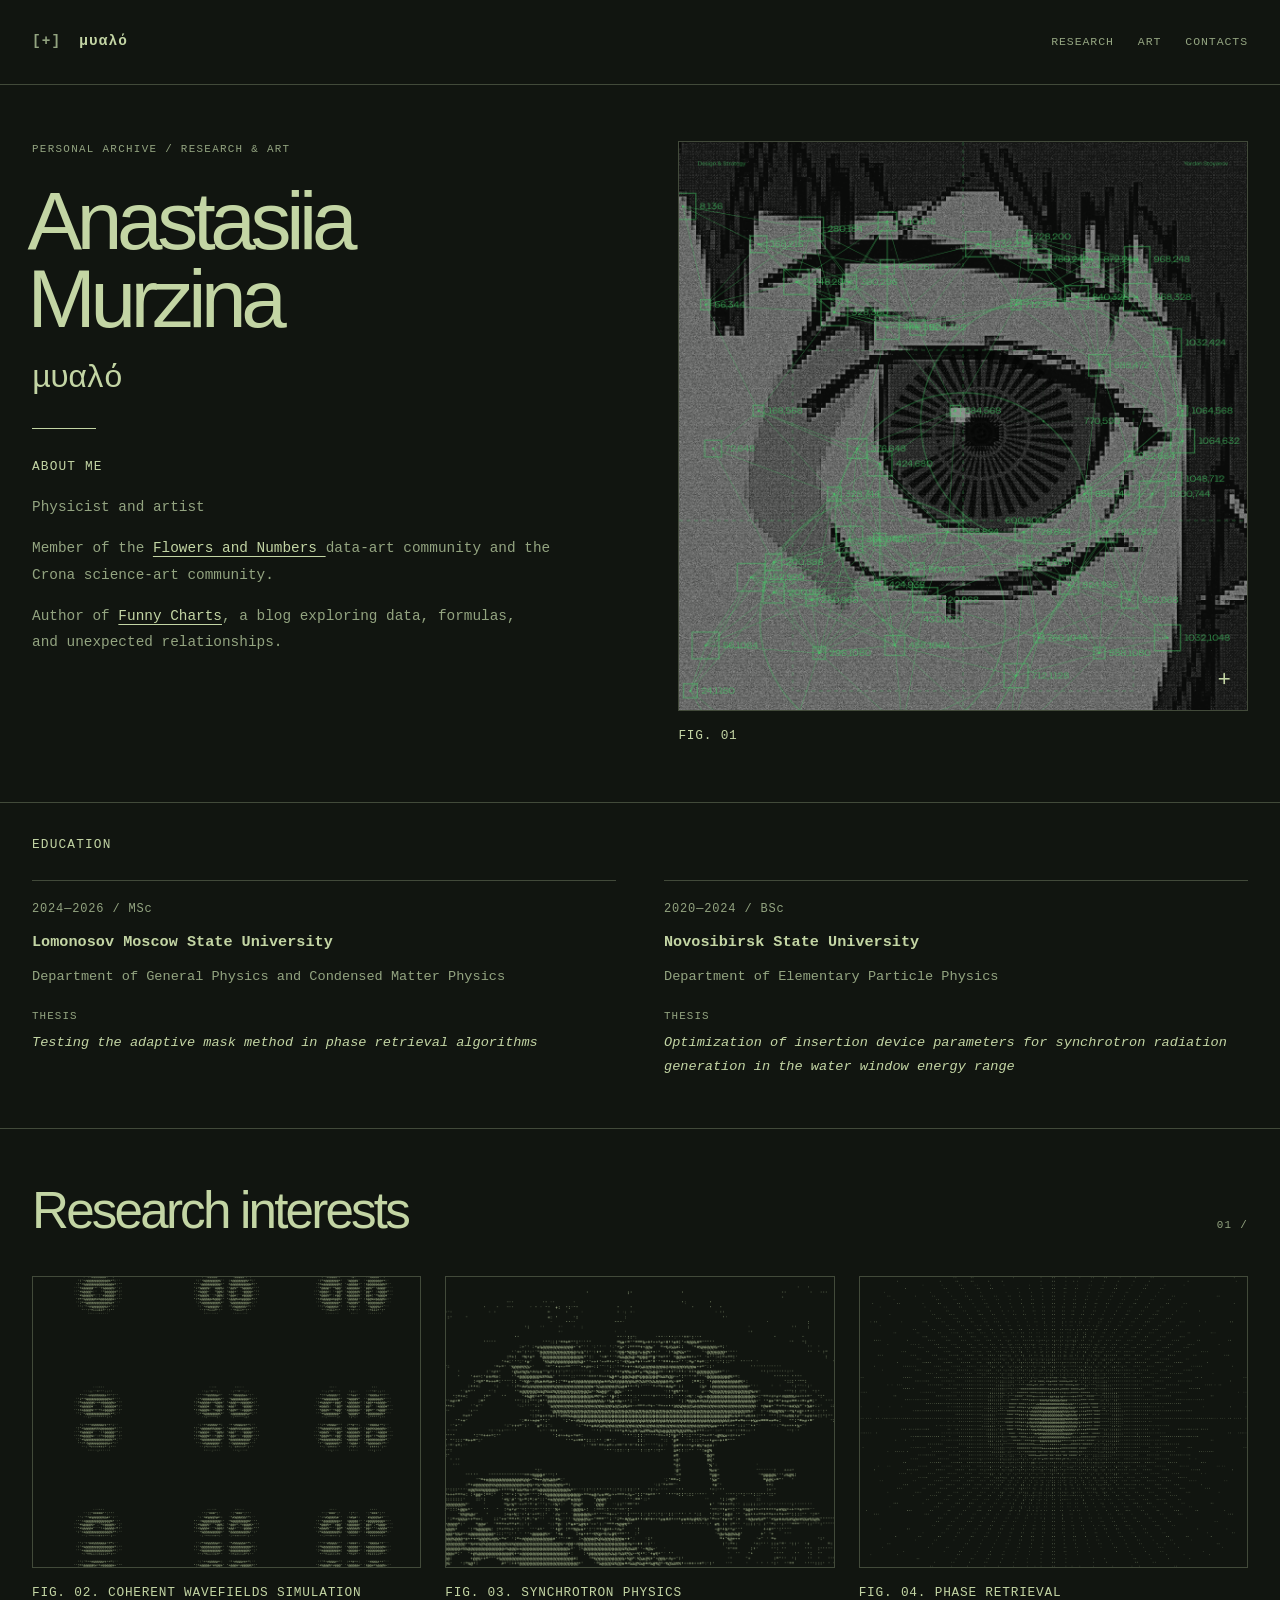
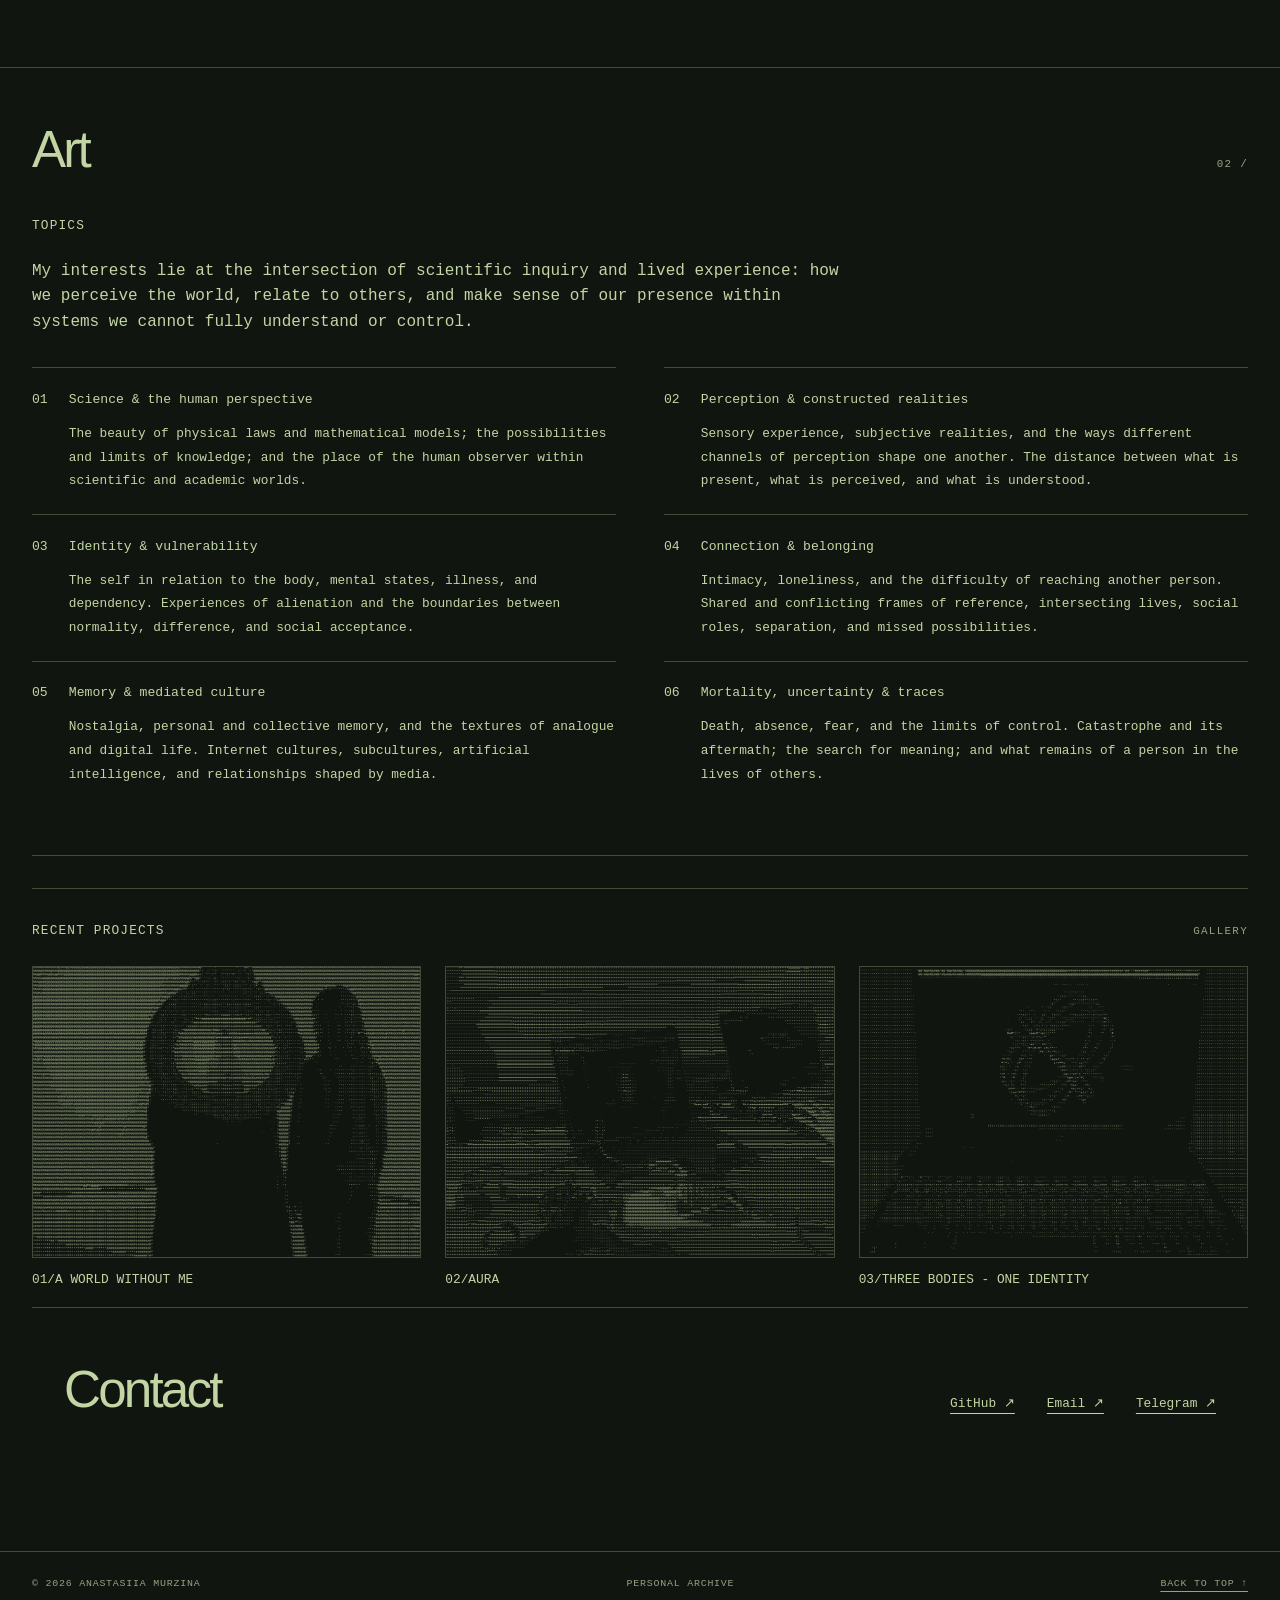
<file: index.html>
<!doctype html>
<html lang="en">
<head>
  <meta charset="utf-8">
  <meta name="viewport" content="width=device-width, initial-scale=1">

  <meta
    name="description"
    content="Olittle — personal archive of research and art projects"
  >

  <meta name="theme-color" content="#111510">

  <title>Anastasiia Murzina / μυαλό / Personal archive</title>

  <style>
    :root {
      color-scheme: dark;

      --bg: #111510;
      --panel: #161c14;
      --fg: #c3d5a4;
      --muted: #93a480;
      --line: rgba(195, 213, 164, 0.28);
      --faint: rgba(195, 213, 164, 0.07);

      --width: 1240px;

      --mono: "Courier New", Courier, monospace;
      --sans: Arial, Helvetica, sans-serif;
    }

    * {
      box-sizing: border-box;
    }

    html {
      scroll-behavior: smooth;
      scroll-padding-top: 2rem;
    }

    body {
      margin: 0;
      background: var(--bg);
      color: var(--fg);
      font-family: var(--mono);
      line-height: 1.6;
      -webkit-font-smoothing: antialiased;
    }

    ::selection {
      background: var(--fg);
      color: var(--bg);
    }

    a {
      color: inherit;
    }

    a:focus-visible {
      outline: 2px solid var(--fg);
      outline-offset: 6px;
    }

    button,
    a {
      -webkit-tap-highlight-color: transparent;
    }

    img {
      display: block;
      max-width: 100%;
    }

    h1,
    h2,
    h3,
    p,
    figure {
      margin: 0;
    }

    .container {
      width: min(calc(100% - 4rem), var(--width));
      margin-inline: auto;
    }

    .skip-link {
      position: absolute;
      top: -6rem;
      left: 1rem;
      z-index: 20;
      padding: 0.75rem 1rem;
      background: var(--fg);
      color: var(--bg);
    }

    .skip-link:focus {
      top: 1rem;
    }

    /* Navigation */

    .site-header {
      border-bottom: 1px solid var(--line);
    }

    .header-inner {
      display: flex;
      align-items: center;
      justify-content: space-between;
      gap: 2rem;
      min-height: 84px;
    }

    .brand {
      font-size: 0.9rem;
      font-weight: 700;
      letter-spacing: 0.08em;
      text-decoration: none;
      white-space: nowrap;
    }

    .brand-mark {
      margin-right: 0.5rem;
      color: var(--muted);
    }

    .navigation {
      display: flex;
      flex-wrap: wrap;
      gap: 0.6rem 1.5rem;
    }

    .navigation a {
      padding-block: 0.35rem;
      color: var(--muted);
      font-size: 0.72rem;
      text-decoration: none;
      text-transform: uppercase;
      letter-spacing: 0.08em;
    }

    .navigation a:hover,
    .navigation a:focus-visible {
      color: var(--fg);
      text-decoration: underline;
      text-underline-offset: 0.35rem;
    }

    /* Shared typography */

    .eyebrow,
    .section-number,
    .figure-caption,
    .micro-label {
      font-size: 0.68rem;
      font-weight: 400;
      letter-spacing: 0.12em;
      text-transform: uppercase;
    }

    .eyebrow,
    .micro-label {
      color: var(--muted);
    }

    .section-heading {
      font-family: var(--sans);
      font-size: clamp(2rem, 4vw, 3.8rem);
      font-weight: 400;
      line-height: 1;
      letter-spacing: -0.055em;
    }

    .subheading {
      font-size: 0.8rem;
      font-weight: 400;
      letter-spacing: 0.09em;
      text-transform: uppercase;
    }

    .body-copy {
      max-width: 62ch;
      color: var(--muted);
      font-size: 0.9rem;
    }

    /* First screen */

    .hero {
      display: grid;
      grid-template-columns: minmax(0, 1fr) minmax(0, 1fr);
      gap: clamp(2rem, 6vw, 6rem);
      padding-block: 5rem 4rem;
    }

    .hero-title {
      margin-top: 1.8rem;
      margin-left: -0.055em;
      font-family: var(--sans);
      font-size: clamp(4.4rem, 9vw, 8.6rem);
      font-weight: 400;
      line-height: 0.85;
      letter-spacing: -0.075em;
    }

    .hero-rule {
      width: 4rem;
      height: 1px;
      margin-block: 2.3rem;
      background: var(--fg);
    }

    .info-block + .info-block {
      margin-top: 2.5rem;
    }

    .info-block .subheading {
      margin-bottom: 0.8rem;
    }

    .empty-copy {
      min-height: 4rem;
      border-bottom: 1px solid var(--line);
    }

    .hero-figure {
      min-width: 0;
      align-self: start;
    }

    .signal-window {
      position: relative;
      display: grid;
      place-items: center;
      min-height: 390px;
      aspect-ratio: 1 / 1;
      overflow: hidden;
      isolation: isolate;
      border: 1px solid var(--line);
      background: var(--bg);
    }

    .signal-window::before {
      position: absolute;
      inset: 0;
      z-index: -1;
      background-image:
        linear-gradient(var(--faint) 1px, transparent 1px),
        linear-gradient(90deg, var(--faint) 1px, transparent 1px);
      background-size: 32px 32px;
      content: "";
    }

    .signal-window::after {
      position: absolute;
      inset: 0;
      transform: translateY(-100%);
      border-bottom: 1px solid var(--line);
      background: linear-gradient(
        transparent 85%,
        rgba(195, 213, 164, 0.05)
      );
      pointer-events: none;
      animation: scan 14s linear infinite;
      content: "";
    }

    .signal-label {
      position: absolute;
      top: 1rem;
      left: 1rem;
      z-index: 2;
      font-size: 0.62rem;
      letter-spacing: 0.12em;
      color: var(--muted);
    }

    .signal-cross {
      position: absolute;
      right: 1rem;
      bottom: 0.7rem;
      font-size: 1.4rem;
      font-weight: 400;
    }

    .ascii-object {
      margin: 0;
      color: var(--fg);
      font-family: var(--mono);
      font-size: clamp(0.43rem, 0.85vw, 0.76rem);
      line-height: 1.15;
      letter-spacing: 0;
      white-space: pre;
      user-select: none;
      animation: float 12s ease-in-out infinite;
    }

    .figure-caption {
      display: flex;
      justify-content: space-between;
      gap: 1rem;
      margin-top: 0.75rem;
    }

    .caption-detail {
      color: var(--muted);
      text-align: right;
    }

    /* Main sections */

    .section {
      padding-block: 3.5rem 4rem;
      border-top: 1px solid var(--line);
    }

    .section-header {
      display: flex;
      align-items: baseline;
      justify-content: space-between;
      gap: 1.5rem;
      margin-bottom: 2.5rem;
    }

    .section-number {
      color: var(--muted);
      white-space: nowrap;
    }

    /* Research */

    .research-grid {
      display: grid;
      grid-template-columns: repeat(3, minmax(0, 1fr));
      gap: 1.5rem;
    }

    .research-figure {
      min-width: 0;
    }

    .research-image {
      display: flex;
      align-items: center;
      justify-content: center;
      aspect-ratio: 4 / 3;
      padding: 0.6rem;
      overflow: hidden;
      border: 1px solid var(--line);
      background: var(--bg);
    }

    .research-image img {
      width: 100%;
      height: 100%;
      object-fit: contain;
    }

    /* Art */

    .art-topics {
      display: grid;
      grid-template-columns: 1fr 2fr;
      gap: 2rem;
      padding-bottom: 3rem;
    }

    .topics-content {
      min-height: 110px;
      border-bottom: 1px solid var(--line);
    }

    .art-subsection {
      padding-top: 2rem;
      border-top: 1px solid var(--line);
    }

    .art-subsection + .art-subsection {
      margin-top: 3rem;
    }

    .subsection-header {
      display: flex;
      align-items: baseline;
      justify-content: space-between;
      gap: 1rem;
      margin-bottom: 1.5rem;
    }

    .recent-projects {
      min-height: 100px;
    }

    .gallery-grid {
      display: grid;
      grid-template-columns: repeat(3, minmax(0, 1fr));
      gap: 1.5rem;
    }

    .gallery-slot {
      min-width: 0;
    }

    .gallery-placeholder {
      display: grid;
      place-items: center;
      aspect-ratio: 4 / 3;
      border: 1px dashed var(--line);
      background:
        linear-gradient(
          135deg,
          transparent 49.8%,
          var(--faint) 50%,
          transparent 50.2%
        );
    }

    .placeholder-mark {
      color: var(--muted);
      font-size: 1.5rem;
      font-weight: 400;
    }

    .gallery-slot figcaption {
      min-height: 2rem;
      padding-top: 0.75rem;
      color: var(--muted);
      font-size: 0.68rem;
      letter-spacing: 0.1em;
    }

    /* Styles for future linked artwork cards */

    .project-card {
      display: block;
      color: inherit;
      text-decoration: none;
    }

    .project-visual {
      position: relative;
      aspect-ratio: 4 / 3;
      overflow: hidden;
      border: 1px solid var(--line);
      background: var(--bg);
    }

    .project-visual img {
      position: absolute;
      inset: 0;
      width: 100%;
      height: 100%;
      object-fit: cover;
      transition:
        opacity 450ms ease,
        transform 650ms ease;
    }

    .project-ascii {
      opacity: 1;
    }

    .project-photo {
      opacity: 0;
      transform: scale(1.035);
    }

    .project-card:hover .project-ascii,
    .project-card:focus-visible .project-ascii {
      opacity: 0;
    }

    .project-card:hover .project-photo,
    .project-card:focus-visible .project-photo {
      opacity: 1;
      transform: scale(1);
    }

    .project-title {
      margin-top: 0.75rem;
      font-size: 0.8rem;
      font-weight: 400;
    }

    .project-meta {
      margin-top: 0.2rem;
      color: var(--muted);
      font-size: 0.68rem;
    }

    /* Contact and footer */

    .contact-layout {
      display: flex;
      align-items: baseline;
      justify-content: space-between;
      flex-wrap: wrap;
      gap: 2rem;
    }

    .contact-links {
      display: flex;
      flex-wrap: wrap;
      gap: 1rem 2rem;
    }

    .contact-links a {
      padding-block: 0.5rem;
      font-size: 0.8rem;
      text-decoration-thickness: 1px;
      text-underline-offset: 0.4rem;
    }

    .contact-links a:hover {
      background: var(--fg);
      color: var(--bg);
    }

    .site-footer {
      padding-block: 1.5rem 2rem;
      border-top: 1px solid var(--line);
    }

    .footer-inner {
      display: flex;
      justify-content: space-between;
      flex-wrap: wrap;
      gap: 1rem;
      color: var(--muted);
      font-size: 0.62rem;
      letter-spacing: 0.08em;
      text-transform: uppercase;
    }

    .footer-inner a {
      text-underline-offset: 0.3rem;
    }

    /* Motion */

    @keyframes scan {
      from {
        transform: translateY(-100%);
      }

      to {
        transform: translateY(100%);
      }
    }

    @keyframes float {
      0%,
      100% {
        transform: translateY(-5px);
      }

      50% {
        transform: translateY(5px);
      }
    }

    /* Responsive layout */

    @media (max-width: 900px) {
      .container {
        width: min(calc(100% - 2.5rem), var(--width));
      }

      .hero {
        gap: 2rem;
        padding-top: 3.5rem;
      }

      .signal-window {
        min-height: 290px;
      }

      .research-grid,
      .gallery-grid {
        gap: 1rem;
      }
    }

    @media (max-width: 680px) {
      .container {
        width: calc(100% - 2rem);
      }

      .header-inner {
        align-items: flex-start;
        flex-direction: column;
        justify-content: center;
        gap: 1rem;
        padding-block: 1.25rem;
      }

      .navigation {
        gap: 0.4rem 1.1rem;
      }

      .hero {
        grid-template-columns: 1fr;
        gap: 2.5rem;
        padding-block: 3rem;
      }

      .hero-title {
        font-size: clamp(4rem, 19vw, 7rem);
      }

      .signal-window {
        min-height: 0;
        aspect-ratio: 6 / 5;
      }

      .ascii-object {
        font-size: clamp(0.48rem, 1.8vw, 0.75rem);
      }

      .section {
        padding-block: 2.5rem 3rem;
      }

      .section-header {
        margin-bottom: 2rem;
      }

      .research-grid,
      .gallery-grid {
        grid-template-columns: 1fr;
        gap: 2rem;
      }

      .art-topics {
        grid-template-columns: 1fr;
        gap: 1rem;
      }

      .topics-content {
        min-height: 80px;
      }
    }

    @media (hover: none) {
      .project-photo {
        opacity: 1;
        transform: none;
      }

      .project-ascii {
        opacity: 0;
      }
    }

    @media (prefers-reduced-motion: reduce) {
      html {
        scroll-behavior: auto;
      }

      .ascii-object,
      .signal-window::after {
        animation: none;
      }

      .signal-window::after {
        display: none;
      }

      .project-visual img {
        transition: none;
      }
    }

   /* ---------- Hero typography ---------- */

.hero {
  align-items: start;
  padding-block: 3.5rem;
}

.hero-title {
  margin-top: 1.5rem;
  font-size: clamp(3rem, 6.4vw, 6rem);
  line-height: 0.95;
  letter-spacing: -0.065em;
}

.hero-title span {
  display: block;
}

.artist-alias {
  margin-top: 1.4rem;
  font-family: var(--mono);
  font-size: clamp(1.35rem, 2.5vw, 2.3rem);
  font-weight: 400;
  line-height: 1.2;
  letter-spacing: -0.04em;
}

.hero-rule {
  margin-block: 1.8rem;
}

/* ---------- About ---------- */

.about-copy {
  max-width: 60ch;
  margin-top: 1rem;
  color: var(--muted);
  font-size: 0.9rem;
  line-height: 1.85;
}

.about-copy p + p {
  margin-top: 0.9rem;
}

.about-copy a {
  color: var(--fg);
  text-decoration-thickness: 1px;
  text-underline-offset: 0.25em;
}

/* ---------- Education ---------- */

.education-section {
  padding-block: 2rem 3rem;
  border-top: 1px solid var(--line);
}

.education-header {
  margin-bottom: 1.5rem;
}

.education-grid {
  display: grid;
  grid-template-columns: repeat(2, minmax(0, 1fr));
  gap: 3rem;
}

.education-entry {
  min-width: 0;
  padding-top: 1.2rem;
  border-top: 1px solid var(--line);
}

.education-period {
  margin-bottom: 0.7rem;
  color: var(--muted);
  font-size: 0.75rem;
  letter-spacing: 0.07em;
}

.education-university {
  margin: 0 0 0.65rem;
  font-family: var(--mono);
  font-size: 0.95rem;
  font-weight: 700;
  line-height: 1.6;
}

.education-department {
  color: var(--muted);
  font-size: 0.85rem;
  line-height: 1.75;
}

.education-thesis {
  margin-top: 1.2rem;
}

.education-label {
  display: block;
  margin-bottom: 0.35rem;
  color: var(--muted);
  font-size: 0.68rem;
  letter-spacing: 0.1em;
  text-transform: uppercase;
}

.education-thesis p {
  font-size: 0.85rem;
  font-style: italic;
  line-height: 1.8;
}

/* ---------- Figure captions ---------- */

.figure-caption {
  margin-top: 0.9rem;
  font-size: 0.8rem;
  line-height: 1.65;
  letter-spacing: 0.06em;
}

/* ---------- Research image frames ---------- */

.research-image {
  position: relative;
  display: block;
  aspect-ratio: 4 / 3;
  padding: 0;
  overflow: hidden;
}

.research-image img {
  display: block;
  width: 100%;
  height: 100%;
  object-fit: cover;
  object-position: center;
}

/* ---------- Disable the scanning line ---------- */

.signal-window::after {
  display: none;
  animation: none;
}

/* ---------- Topics: two columns ---------- */

.art-topics {
  display: block;
}

.art-topics > .subheading {
  margin-bottom: 1.4rem;
}

.topics-content {
  min-height: 0;
  border-bottom: 0;
}

.topics-intro {
  max-width: 85ch;
  margin-bottom: 2rem;
}

.topics-list {
  display: grid;
  grid-template-columns: repeat(2, minmax(0, 1fr));
  column-gap: 3rem;
  margin: 0;
  padding: 0;
  border-top: 0;
}

.topic-item {
  display: block;
  min-width: 0;
  padding-block: 1.3rem;
  border-top: 1px solid var(--line);
  border-bottom: 0;
}

.topic-title {
  display: grid;
  grid-template-columns: 1.8rem minmax(0, 1fr);
  gap: 0.5rem;
  margin: 0 0 0.75rem;
  font-size: 0.82rem;
}

.topic-description {
  margin: 0;
  padding-left: 2.3rem;
  font-size: 0.8rem;
  line-height: 1.85;
}

/* ---------- Mobile ---------- */

@media (max-width: 680px) {
  .hero-title {
    font-size: clamp(2.7rem, 12vw, 4.5rem);
  }

  .artist-alias {
    font-size: 1.5rem;
  }

  .education-grid,
  .topics-list {
    grid-template-columns: 1fr;
  }

  .education-grid {
    gap: 2rem;
  }

  .figure-caption {
    font-size: 0.75rem;
  }
} 
  </style>
</head>

<body>
  <a class="skip-link" href="#main">Skip to content</a>

  <header class="site-header" id="top">
    <div class="container header-inner">
      <a class="brand" href="#top">
        <span class="brand-mark" aria-hidden="true">[+]</span>
        μυαλό
      </a>

      <nav class="navigation" aria-label="Main navigation">
        <a href="#research">Research</a>
        <a href="#art">Art</a>
        <a href="#contact">Contacts</a>
      </nav>
    </div>
  </header>

  <main id="main">

    <!-- INTRODUCTION -->

    <div class="container hero">
      <div class="hero-text">
        <p class="eyebrow">Personal archive / Research &amp; art</p>
        
        <h1 class="hero-title">
          <span>Anastasiia</span>
          <span>Murzina</span>
        </h1>
        
        <p class="artist-alias" lang="el">μυαλό</p>
        
      <div class="hero-rule" aria-hidden="true"></div>
        
        <section
          class="info-block about-block"
          aria-labelledby="about-title"
        >
          <h2 class="subheading" id="about-title">About me</h2>
        
          <div class="about-copy">
            <p>
              Physicist and artist
            </p>
        
            <p>
              Member of the
              <a href="https://datavisualizationstudio.com/flowersnumbers/en">
                Flowers and Numbers
              </a>
              data-art community and the Crona science-art community.
            </p>
        
            <p>
              Author of
              <a href="https://t.me/fun_deps_formls">Funny Charts</a>,
              a blog exploring data, formulas, and unexpected relationships.
            </p>
          </div>
        </section>

      </div>

<figure class="hero-figure">
  <div class="signal-window signal-window--eye">
    <img
      class="hero-eye"
      src="assets/eye.png"
      alt="Grainy monochrome close-up of an eye"
      fetchpriority="high"
      decoding="async"
    >

    <span class="signal-cross" aria-hidden="true">+</span>
  </div>

  <figcaption class="figure-caption">
    <span>FIG. 01</span>
  </figcaption>
</figure>
    </div>

<section
  class="education-section"
  id="education"
  aria-labelledby="education-title"
>
  <div class="container">
    <header class="education-header">
      <h2 class="subheading" id="education-title">
        Education
      </h2>
    </header>

    <div class="education-grid">

      <article class="education-entry">
        <p class="education-period">2024—2026 / MSc</p>

        <h3 class="education-university">
          Lomonosov Moscow State University
        </h3>

        <p class="education-department">
          Department of General Physics and Condensed Matter Physics
        </p>

        <div class="education-thesis">
          <span class="education-label">Thesis</span>

          <p>
            Testing the adaptive mask method in phase retrieval algorithms
          </p>
        </div>
      </article>

      <article class="education-entry">
        <p class="education-period">2020—2024 / BSc</p>

        <h3 class="education-university">
          Novosibirsk State University
        </h3>

        <p class="education-department">
          Department of Elementary Particle Physics
        </p>

        <div class="education-thesis">
          <span class="education-label">Thesis</span>

          <p>
            Optimization of insertion device parameters for synchrotron
            radiation generation in the water window energy range
          </p>
        </div>
      </article>

    </div>
  </div>
</section>
    <section
      class="section"
      id="research"
      aria-labelledby="research-title"
    >
      <div class="container">
        <header class="section-header">
          <h2 class="section-heading" id="research-title">
            Research interests
          </h2>

          <span class="section-number">01 / </span>
        </header>

        <div class="research-grid">
          <figure class="research-figure">
            <div class="research-image">
              <img
                src="assets/research/research-02-ascii.webp"
                alt="Scientific illustration rendered in ASCII characters, figure 2"
                loading="lazy"
                decoding="async"
              >
            </div>

            <figcaption class="figure-caption">
              <span>FIG. 02. COHERENT WAVEFIELDS SIMULATION</span>
            </figcaption>
          </figure>

          <figure class="research-figure">
            <div class="research-image">
              <img
                src="assets/research/research-03-ascii.webp"
                alt="Scientific illustration rendered in ASCII characters, figure 3"
                loading="lazy"
                decoding="async"
              >
            </div>

            <figcaption class="figure-caption">
              <span>FIG. 03. SYNCHROTRON PHYSICS</span>
            </figcaption>
          </figure>

          <figure class="research-figure">
            <div class="research-image">
              <img
                src="assets/research/research-04-ascii.webp"
                alt="Scientific illustration rendered in ASCII characters, figure 4"
                loading="lazy"
                decoding="async"
              >
            </div>

            <figcaption class="figure-caption">
              <span>FIG. 04. PHASE RETRIEVAL </span>
            </figcaption>
          </figure>
        </div>
      </div>
    </section>

    <!-- ART -->

    <section
      class="section"
      id="art"
      aria-labelledby="art-title"
    >
      <div class="container">
        <header class="section-header">
          <h2 class="section-heading" id="art-title">
            Art
          </h2>

          <span class="section-number">02 / </span>
        </header>

<div class="art-topics">
  <h3 class="subheading" id="topics-title">Topics</h3>

  <div class="topics-content" aria-labelledby="topics-title">
    <p class="topics-intro">
      My interests lie at the intersection of scientific inquiry and
      lived experience: how we perceive the world, relate to others,
      and make sense of our presence within systems we cannot fully
      understand or control.
    </p>

    <dl class="topics-list">

      <div class="topic-item">
        <dt class="topic-title">
          <span class="topic-index" aria-hidden="true">01</span>
          <span>Science &amp; the human perspective</span>
        </dt>

        <dd class="topic-description">
          The beauty of physical laws and mathematical models;
          the possibilities and limits of knowledge; and the place
          of the human observer within scientific and academic worlds.
        </dd>
      </div>

      <div class="topic-item">
        <dt class="topic-title">
          <span class="topic-index" aria-hidden="true">02</span>
          <span>Perception &amp; constructed realities</span>
        </dt>

        <dd class="topic-description">
          Sensory experience, subjective realities, and the ways
          different channels of perception shape one another.
          The distance between what is present, what is perceived,
          and what is understood.
        </dd>
      </div>

      <div class="topic-item">
        <dt class="topic-title">
          <span class="topic-index" aria-hidden="true">03</span>
          <span>Identity &amp; vulnerability</span>
        </dt>

        <dd class="topic-description">
          The self in relation to the body, mental states, illness,
          and dependency. Experiences of alienation and the boundaries
          between normality, difference, and social acceptance.
        </dd>
      </div>

      <div class="topic-item">
        <dt class="topic-title">
          <span class="topic-index" aria-hidden="true">04</span>
          <span>Connection &amp; belonging</span>
        </dt>

        <dd class="topic-description">
          Intimacy, loneliness, and the difficulty of reaching another
          person. Shared and conflicting frames of reference,
          intersecting lives, social roles, separation, and missed
          possibilities.
        </dd>
      </div>

      <div class="topic-item">
        <dt class="topic-title">
          <span class="topic-index" aria-hidden="true">05</span>
          <span>Memory &amp; mediated culture</span>
        </dt>

        <dd class="topic-description">
          Nostalgia, personal and collective memory, and the textures
          of analogue and digital life. Internet cultures, subcultures,
          artificial intelligence, and relationships shaped by media.
        </dd>
      </div>

      <div class="topic-item">
        <dt class="topic-title">
          <span class="topic-index" aria-hidden="true">06</span>
          <span>Mortality, uncertainty &amp; traces</span>
        </dt>

        <dd class="topic-description">
          Death, absence, fear, and the limits of control.
          Catastrophe and its aftermath; the search for meaning;
          and what remains of a person in the lives of others.
        </dd>
      </div>

    </dl>
  </div>
</div>

        <section
          class="art-subsection"
          aria-labelledby="recent-projects-title"
        >

        <section
          class="art-subsection"
          aria-labelledby="gallery-title"
        >
          <header class="subsection-header">
            <h3 class="subheading" id="gallery-title">
              Recent projects
            </h3>

            <span class="micro-label">Gallery</span>
          </header>

          <!-- Empty visual slots, not clickable project cards. -->
          <div class="gallery-grid">
          
            <a class="project-card" href="projects/work-01.html">
              <div class="project-visual">
                <img
                  class="project-ascii"
                  src="assets/art/work-01-ascii.webp"
                  alt=""
                  loading="lazy"
                >
          
                <img
                  class="project-photo"
                  src="assets/art/work-01-cover.png"
                  alt="View of the first artwork"
                  loading="lazy"
                >
              </div>
          
              <h4 class="project-title">01/A WORLD WITHOUT ME</h4>
            </a>
          
            <a class="project-card" href="projects/work-02.html">
              <div class="project-visual">
                <img
                  class="project-ascii"
                  src="assets/art/work-02-ascii.webp"
                  alt=""
                  loading="lazy"
                >
          
                <img
                  class="project-photo"
                  src="assets/art/work-02-cover.jpg"
                  alt="View of the second artwork"
                  loading="lazy"
                >
              </div>
          
              <h4 class="project-title">02/AURA</h4>
            </a>
          
            <a class="project-card" href="projects/work-03.html">
              <div class="project-visual">
                <img
                  class="project-ascii"
                  src="assets/art/work-03-ascii.webp"
                  alt=""
                  loading="lazy"
                >
          
                <img
                  class="project-photo"
                  src="assets/art/work-03-cover.jpg"
                  alt="View of the third artwork"
                  loading="lazy"
                >
              </div>
          
              <h4 class="project-title">03/THREE BODIES - ONE IDENTITY</h4>
            </a>
      </div>
    </section>

    <!-- CONTACT -->

    <section
      class="section"
      id="contact"
      aria-labelledby="contact-title"
    >
      <div class="container contact-layout">
        <h2 class="section-heading" id="contact-title">
          Contact
        </h2>

        <div class="contact-links">
          <a href="https://github.com/dorka63">GitHub ↗</a>
          <a href="mailto:nmurzinaanvas@gmail.com">Email ↗</a>
          <a href="https://t.me/o_littl">Telegram ↗</a>
          
        </div>
      </div>
    </section>
  </main>

  <footer class="site-footer">
    <div class="container footer-inner">
      <span>© 2026 Anastasiia Murzina</span>
      <span>Personal archive</span>
      <a href="#top">Back to top ↑</a>
    </div>
  </footer>
</body>
</html>
</file>
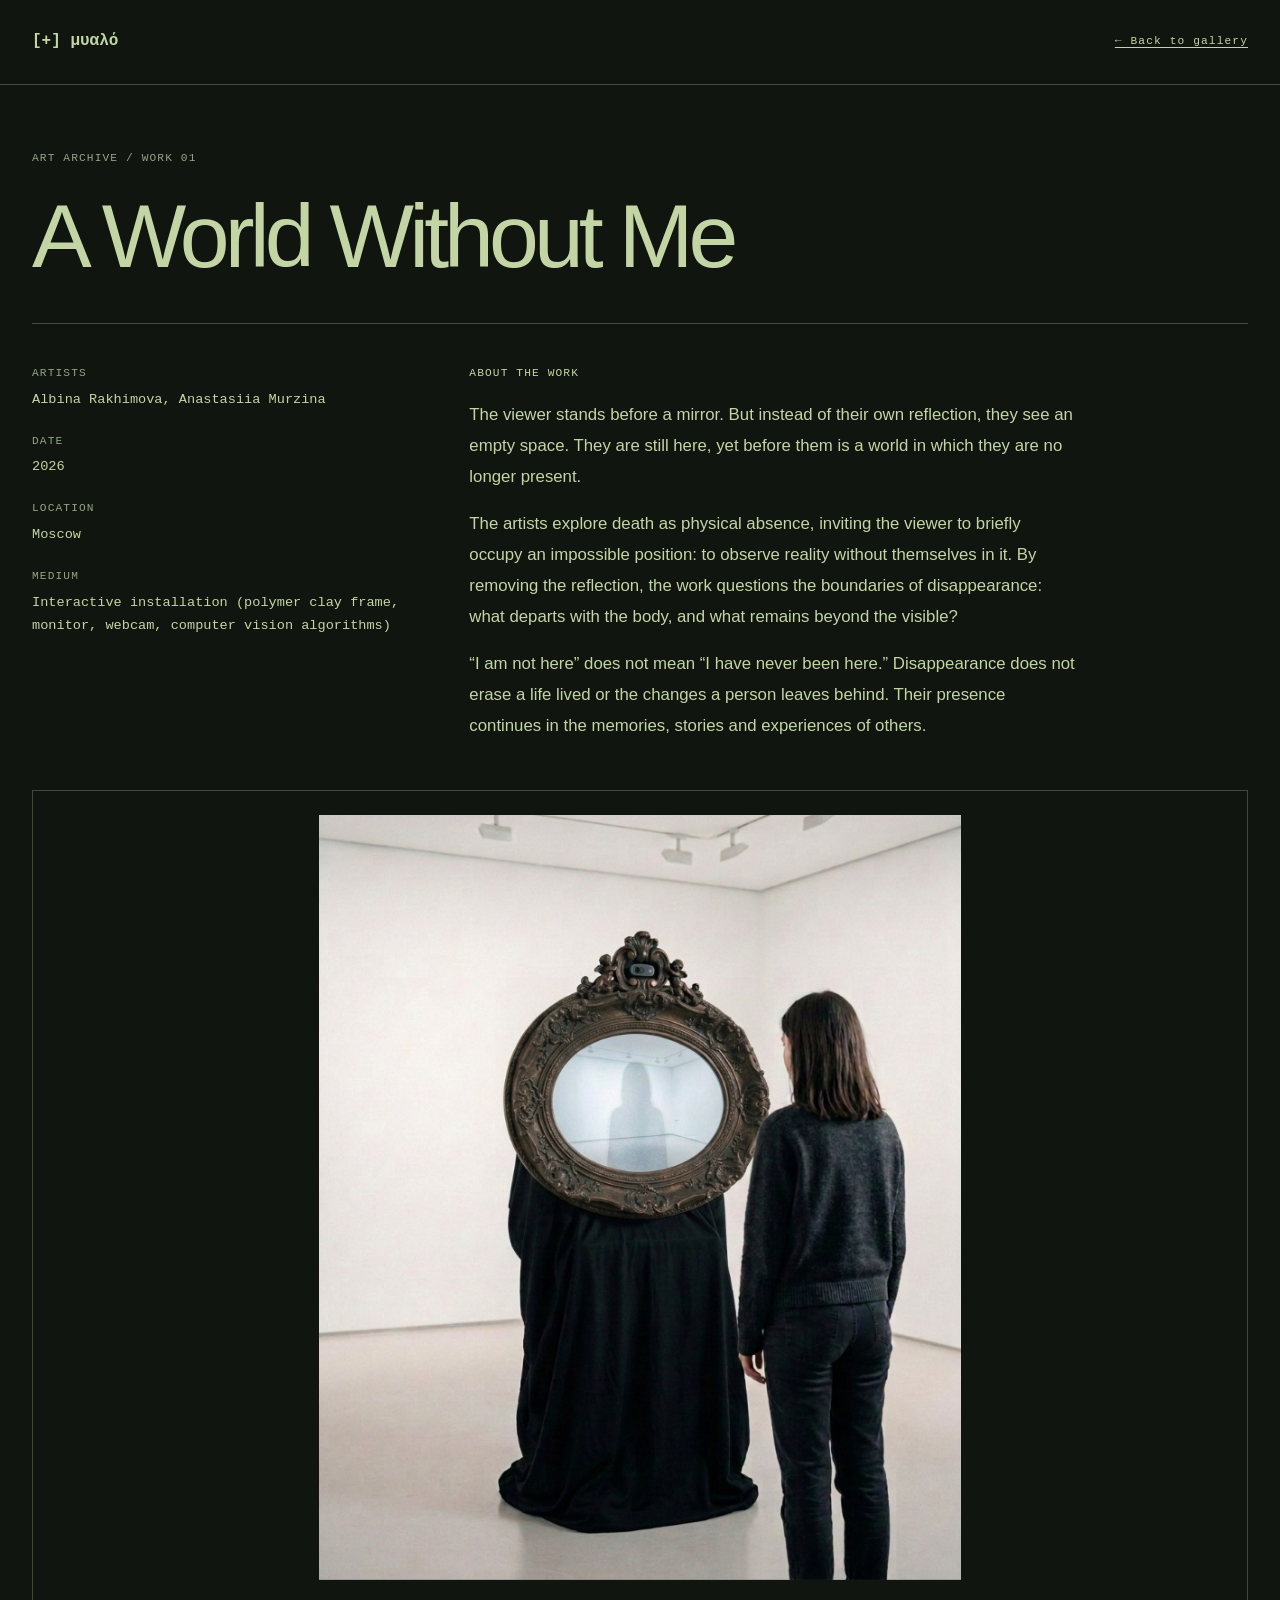
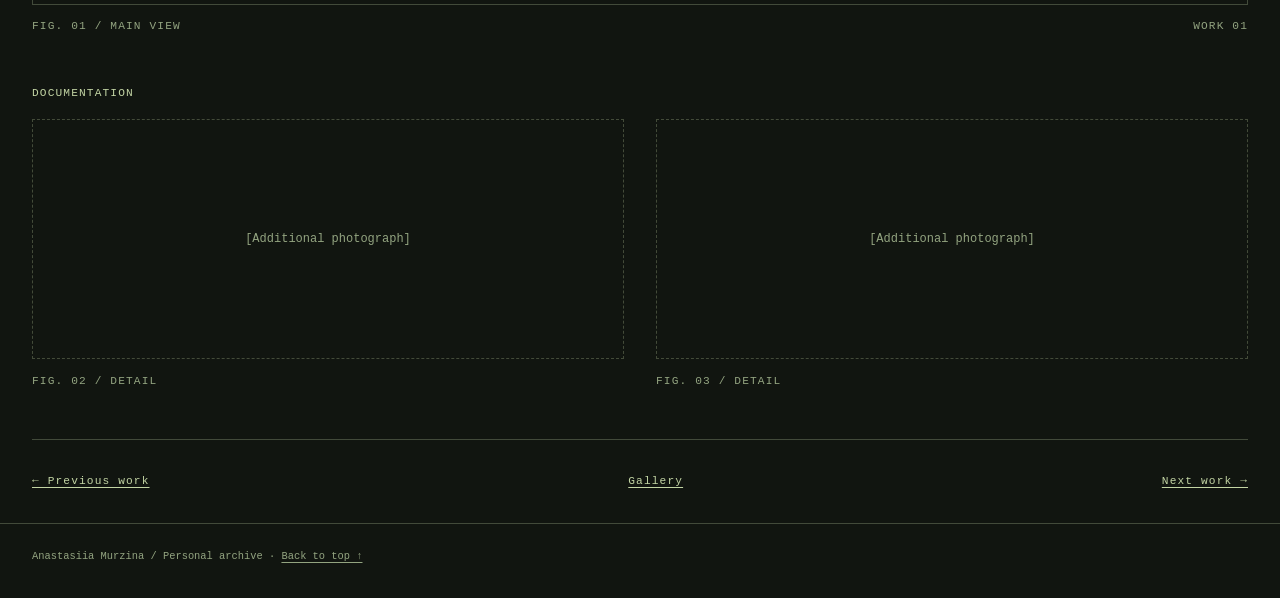
<file: projects/work-01.html>
<!doctype html>
<html lang="en">
<head>
<meta charset="utf-8">
<meta name="viewport" content="width=device-width, initial-scale=1">
<meta name="theme-color" content="#111510">
<meta name="description" content="A World Without Me — an interactive installation, Moscow, 2026.">
<title>A World Without Me / Anastasiia Murzina</title>
<style>
:root{color-scheme:dark;--bg:#111510;--fg:#c3d5a4;--muted:#93a480;--line:rgba(195,213,164,.28)}*{box-sizing:border-box}body{margin:0;background:var(--bg);color:var(--fg);font:1rem/1.7 "Courier New",monospace}a{color:inherit;text-underline-offset:.3em}a:focus-visible{outline:2px solid var(--fg);outline-offset:5px}img{display:block;max-width:100%}h1,h2,p,figure,dl,dd{margin:0}.container{width:min(calc(100% - 4rem),1240px);margin-inline:auto}.site-header{border-bottom:1px solid var(--line)}.header-inner{min-height:84px;display:flex;justify-content:space-between;align-items:center;gap:1rem}.brand{font-weight:bold;text-decoration:none}.back-link,.eyebrow,.caption,.section-label,dt,.work-nav{font-size:.7rem;letter-spacing:.1em}.eyebrow,dt,.caption{color:var(--muted)}.intro{padding:4rem 0 2.5rem}.eyebrow{text-transform:uppercase;margin-bottom:1.3rem}h1{font:400 clamp(2.8rem,7vw,6.5rem)/1.05 Arial,sans-serif;letter-spacing:-.055em;overflow-wrap:anywhere}.overview{display:grid;grid-template-columns:1fr 2fr;gap:3rem;padding:2.5rem 0 3rem;border-top:1px solid var(--line)}.metadata{display:grid;gap:1.3rem;align-content:start}dt{text-transform:uppercase;margin-bottom:.3rem}dd{font-size:.85rem;overflow-wrap:anywhere}.section-label{font-weight:normal;text-transform:uppercase;margin-bottom:1rem}.statement{max-width:65ch;font:1.05rem/1.85 Arial,sans-serif}.statement p+p{margin-top:1rem}.photo-frame{border:1px solid var(--line);padding:clamp(.5rem,2vw,1.5rem)}.photo-frame img{width:100%;height:auto;max-height:85vh;object-fit:contain}.caption{display:flex;justify-content:space-between;gap:1rem;margin-top:.8rem;text-transform:uppercase}.documentation{padding:3rem 0}.photo-grid{display:grid;grid-template-columns:repeat(2,minmax(0,1fr));gap:2rem}.photo-placeholder{min-height:240px;border:1px dashed var(--line);display:grid;place-items:center;text-align:center;padding:1rem;color:var(--muted);font-size:.75rem}.work-nav{display:flex;justify-content:space-between;flex-wrap:wrap;gap:1rem;padding:2rem 0;border-top:1px solid var(--line)}footer{border-top:1px solid var(--line);padding:1.5rem 0 2rem;color:var(--muted);font-size:.65rem}.skip-link{position:absolute;top:-6rem;left:1rem;background:var(--fg);color:var(--bg);padding:.7rem}.skip-link:focus{top:1rem}@media(max-width:680px){.container{width:calc(100% - 2rem)}.header-inner{min-height:100px;align-items:flex-start;justify-content:center;flex-direction:column}.overview{grid-template-columns:1fr;gap:2rem}.photo-grid{grid-template-columns:1fr}.intro{padding-top:2.5rem}}
</style>
</head>
<body id="top">
<a class="skip-link" href="#main">Skip to content</a>
<header class="site-header"><div class="container header-inner"><a class="brand" href="../index.html">[+] μυαλό </a><a class="back-link" href="../index.html#gallery-title">← Back to gallery</a></div></header>
<main class="container" id="main">
<header class="intro"><p class="eyebrow">Art archive / Work 01</p><h1>A World Without Me</h1></header>
<section class="overview" aria-label="Artwork information">
<dl class="metadata">
<div><dt>Artists</dt><dd>Albina Rakhimova, Anastasiia Murzina</dd></div>
<div><dt>Date</dt><dd><time datetime="2026">2026</time></dd></div>
<div><dt>Location</dt><dd>Moscow</dd></div>
<div><dt>Medium</dt><dd>Interactive installation (polymer clay frame, monitor, webcam, computer vision algorithms)</dd></div>
</dl>
<div><h2 class="section-label">About the work</h2><div class="statement"><p>The viewer stands before a mirror. But instead of their own reflection, they see an empty space. They are still here, yet before them is a world in which they are no longer present.</p>
<p>The artists explore death as physical absence, inviting the viewer to briefly occupy an impossible position: to observe reality without themselves in it. By removing the reflection, the work questions the boundaries of disappearance: what departs with the body, and what remains beyond the visible?</p>
<p>“I am not here” does not mean “I have never been here.” Disappearance does not erase a life lived or the changes a person leaves behind. Their presence continues in the memories, stories and experiences of others.</p></div></div>
</section>
<figure><div class="photo-frame"><a href="../assets/art/work-01-cover.png" aria-label="Open the main artwork photograph"><img src="../assets/art/work-01-cover.png" alt="A World Without Me — installation view" fetchpriority="high" decoding="async"></a></div><figcaption class="caption"><span>FIG. 01 / Main view</span><span>Work 01</span></figcaption></figure>
<section class="documentation" aria-labelledby="documentation-title"><h2 id="documentation-title" class="section-label">Documentation</h2><div class="photo-grid"><figure>
<!-- Replace the placeholder below after uploading the photograph:
<div class="photo-frame"><a href="../assets/art/work-01-detail-01.jpg"><img src="../assets/art/work-01-detail-01.jpg" alt="Describe the photograph" loading="lazy" decoding="async"></a></div>
-->
<div class="photo-placeholder">[Additional photograph]</div>
<figcaption class="caption">FIG. 02 / Detail</figcaption></figure><figure>
<!-- Replace the placeholder below after uploading the photograph:
<div class="photo-frame"><a href="../assets/art/work-01-detail-02.jpg"><img src="../assets/art/work-01-detail-02.jpg" alt="Describe the photograph" loading="lazy" decoding="async"></a></div>
-->
<div class="photo-placeholder">[Additional photograph]</div>
<figcaption class="caption">FIG. 03 / Detail</figcaption></figure></div></section>
<nav class="work-nav" aria-label="Artwork navigation"><a href="work-03.html">← Previous work</a><a href="../index.html#gallery-title">Gallery</a><a href="work-02.html">Next work →</a></nav>
</main>
<footer><div class="container">Anastasiia Murzina / Personal archive · <a href="#top">Back to top ↑</a></div></footer>
</body></html>
</file>
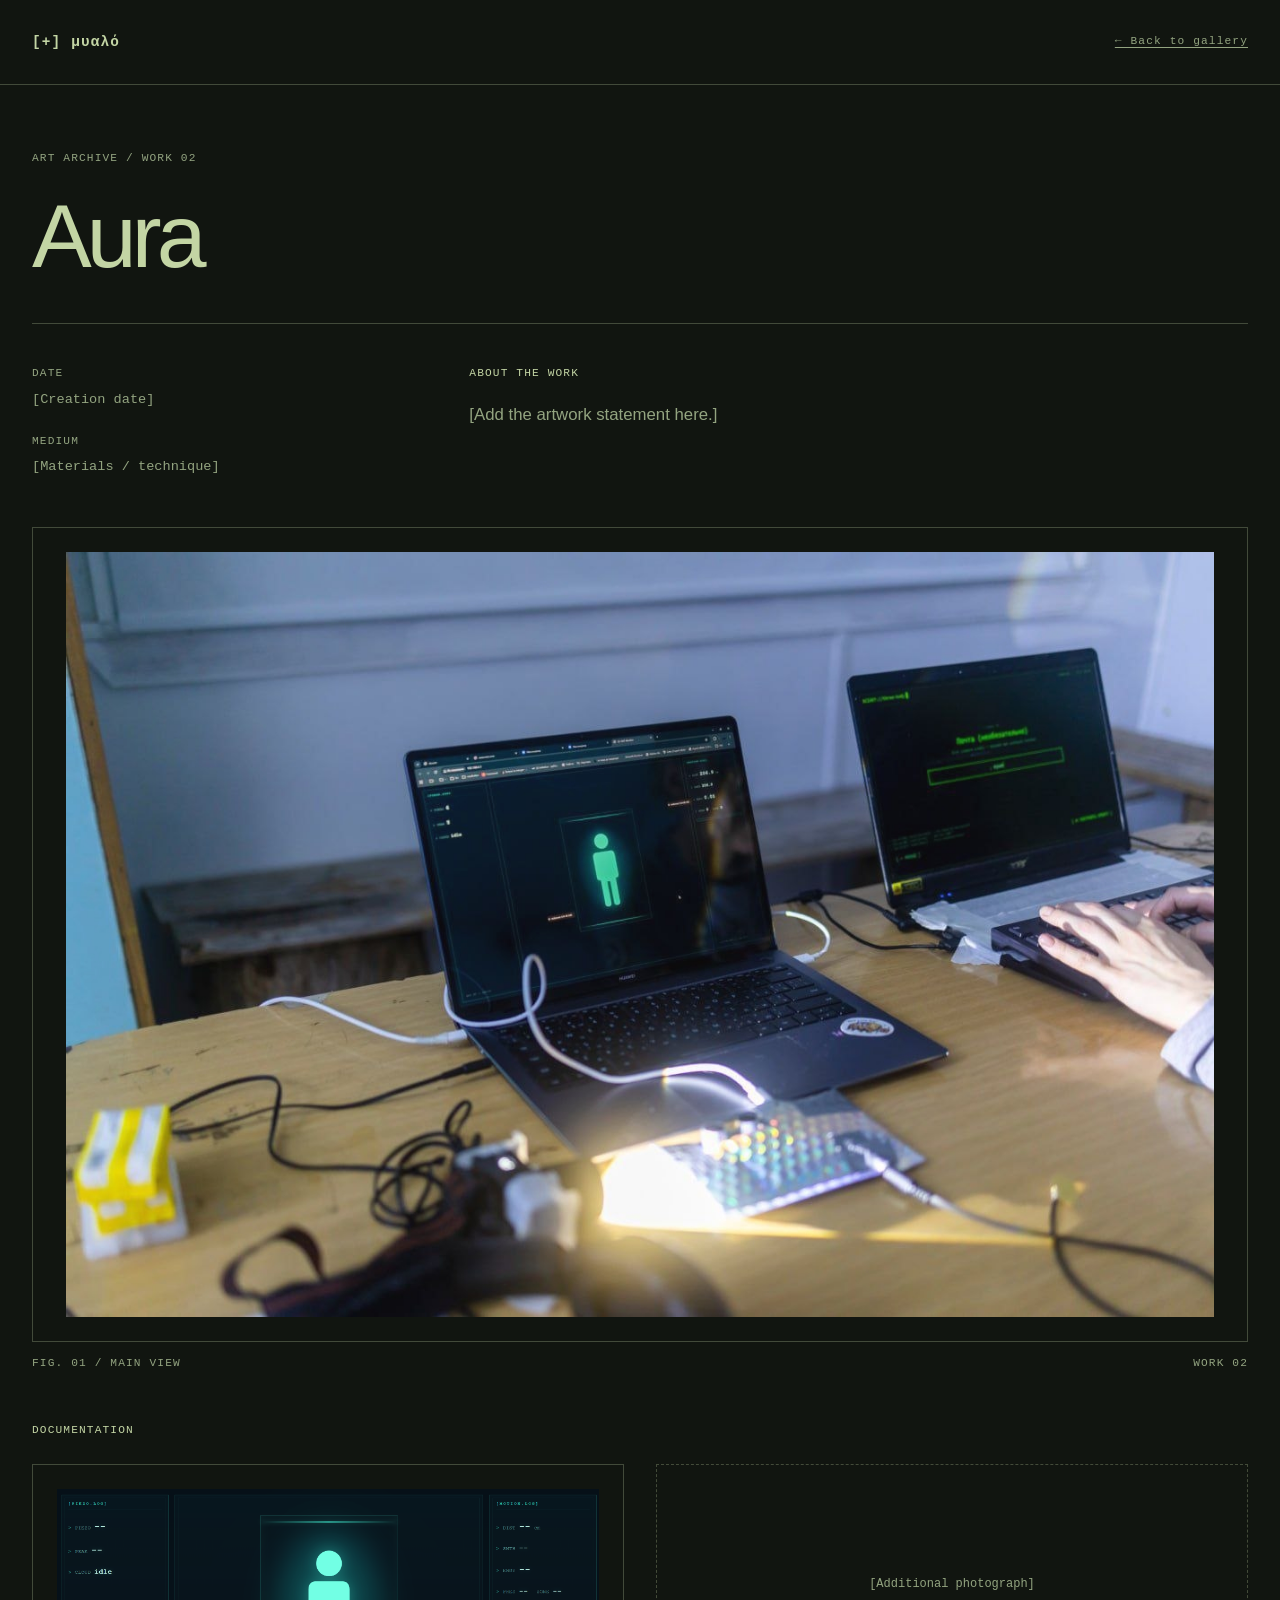
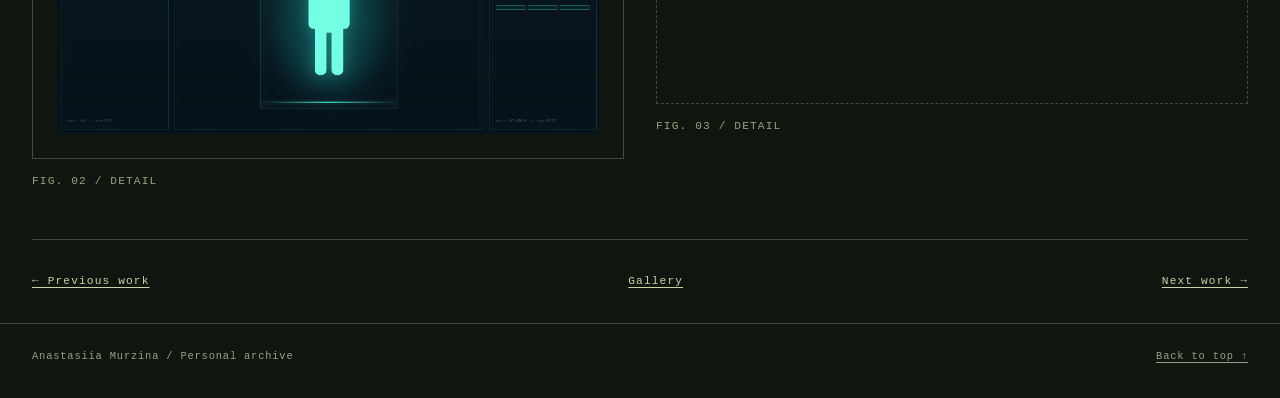
<file: projects/work-02.html>
<!doctype html>
<html lang="en">
<head>
  <meta charset="utf-8">
  <meta name="viewport" content="width=device-width, initial-scale=1">
  <meta name="theme-color" content="#111510">
  <!-- Replace the title and description when adding the artwork. -->
  <meta name="description" content="Work 02 — artwork documentation in the Olittle archive.">
  <title>Work title 02 / Anastasiia Murzina</title>
  <link rel="stylesheet" href="artwork.css">
</head>
<body id="top">
  <a class="skip-link" href="#main">Skip to content</a>
  <header class="site-header">
    <div class="container header-inner">
      <a class="brand" href="../index.html">[+] μυαλό</a>
      <a class="back-link" href="../index.html#gallery-title">← Back to gallery</a>
    </div>
  </header>
  <main id="main" class="container">
    <header class="intro">
      <p class="eyebrow">Art archive / Work 02</p>
      <h1>Aura</h1>
    </header>
    <section class="overview" aria-label="Artwork information">
      <dl class="metadata">
        <div>
          <dt>Date</dt>
          <!-- Example: <dd><time datetime="2026-10">October 2026</time></dd> -->
          <dd class="placeholder">[Creation date]</dd>
        </div>
        <div>
          <dt>Medium</dt>
          <dd class="placeholder">[Materials / technique]</dd>
        </div>
        <!-- Optional:
        <div><dt>Dimensions</dt><dd>[Dimensions]</dd></div>
        -->
      </dl>
      <div>
        <h2 class="section-label">About the work</h2>
        <div class="statement">
          <p class="placeholder">[Add the artwork statement here.]</p>
          <!-- Add further paragraphs with <p>Your text.</p> -->
        </div>
      </div>
    </section>
    <figure>
      <div class="photo-frame">
        <a class="photo-link" href="../assets/art/work-02-cover.jpg" aria-label="Open the main artwork photograph">
          <img src="../assets/art/work-02-cover.jpg" alt="Main photograph of Work 02; replace with an accurate description" fetchpriority="high" decoding="async">
        </a>
      </div>
      <figcaption class="caption">
        <span>FIG. 01 / Main view</span>
        <span>Work 02</span>
      </figcaption>
    </figure>
    <section class="documentation" aria-labelledby="documentation-title">
      <h2 id="documentation-title" class="section-label">Documentation</h2>
      <div class="photo-grid">
        <figure>
          
          <div class="photo-frame">
            <a class="photo-link" href="../assets/art/assetsartwork-02-detail-01.png">
              <img src="../assets/art/assetsartwork-02-detail-01.png"
                   alt="interface" loading="lazy" decoding="async">
            </a>
          </div>
          <figcaption class="caption"><span>FIG. 02 / Detail</span></figcaption>
        </figure>
        <figure>
          <!-- Replace the placeholder div with:
          <div class="photo-frame">
            <a class="photo-link" href="../assets/art/work-02-detail-02.jpg">
              <img src="../assets/art/work-02-detail-02.jpg"
                   alt="Describe the second view" loading="lazy" decoding="async">
            </a>
          </div>
          -->
          <div class="photo-placeholder">[Additional photograph]</div>
          <figcaption class="caption"><span>FIG. 03 / Detail</span></figcaption>
        </figure>
      </div>
    </section>
    <nav class="work-nav" aria-label="Artwork navigation">
      <a href="work-01.html">← Previous work</a>
      <a href="../index.html#gallery-title">Gallery</a>
      <a href="work-03.html">Next work →</a>
    </nav>
  </main>
  <footer class="site-footer">
    <div class="container footer-inner">
      <span>Anastasiia Murzina / Personal archive</span>
      <a href="#top">Back to top ↑</a>
    </div>
  </footer>
</body>
</html>
</file>
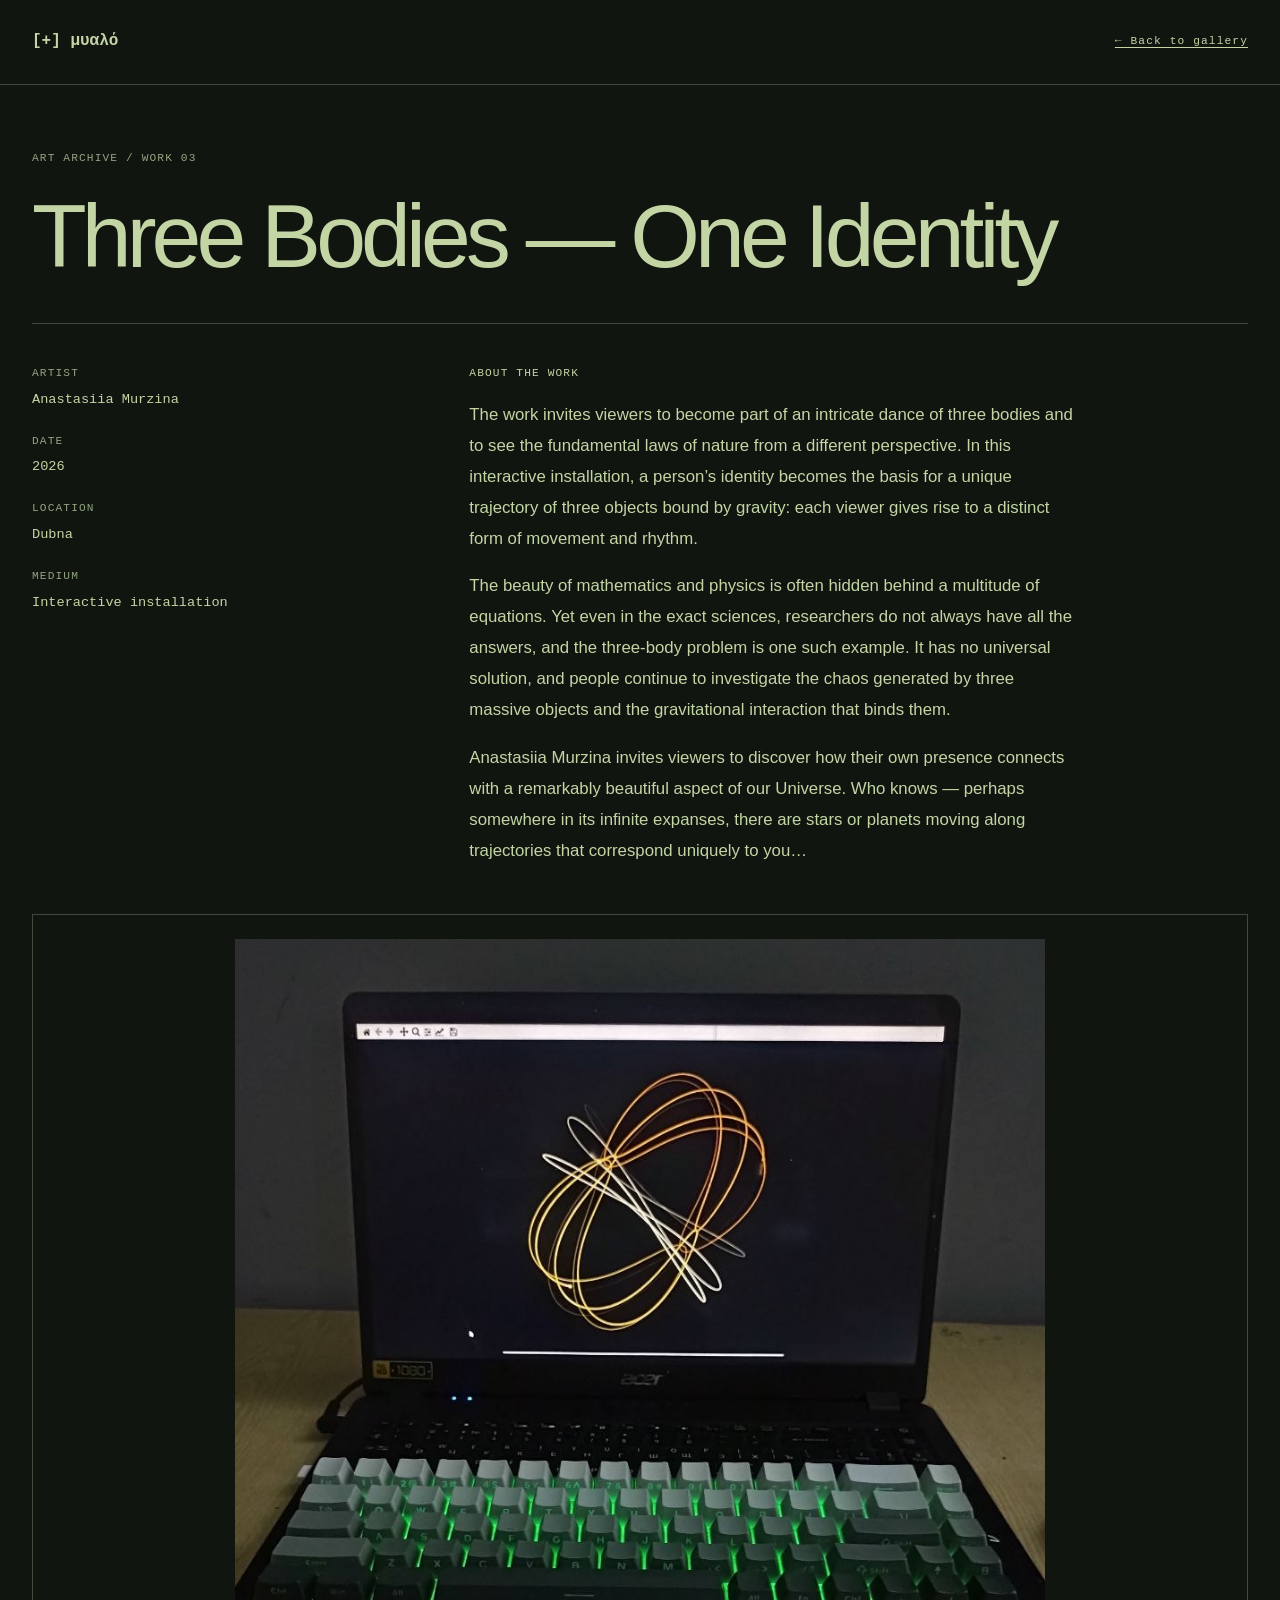
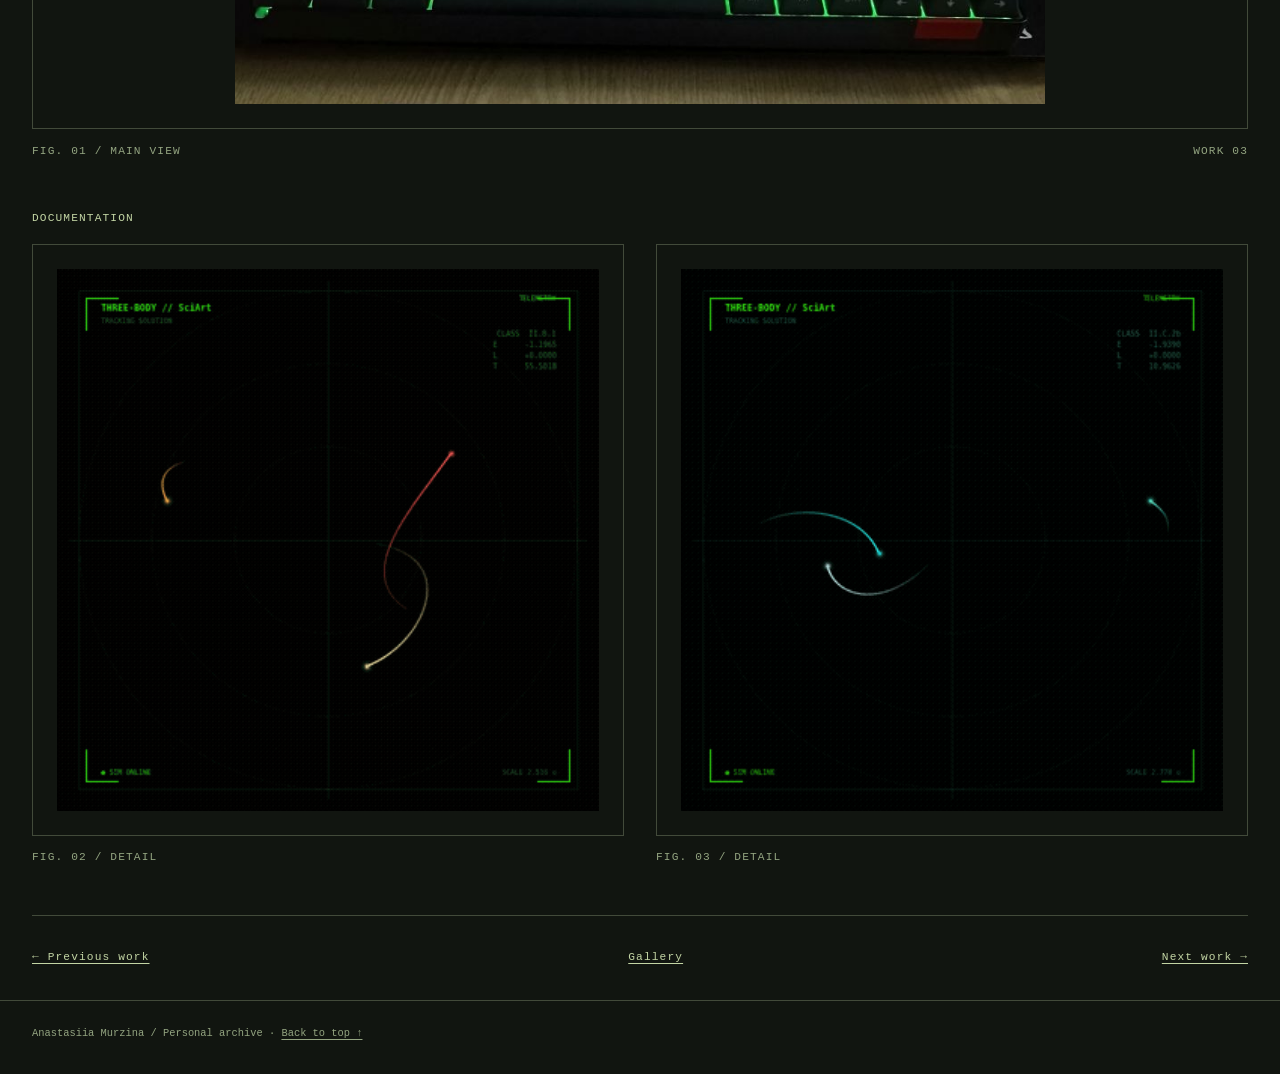
<file: projects/work-03.html>
<!doctype html>
<html lang="en">
<head>
<meta charset="utf-8">
<meta name="viewport" content="width=device-width, initial-scale=1">
<meta name="theme-color" content="#111510">
<meta name="description" content="Three Bodies — One Identity — an interactive installation, Dubna, 2026.">
<title>Three Bodies — One Identity / Anastasiia Murzina</title>
<style>
:root{color-scheme:dark;--bg:#111510;--fg:#c3d5a4;--muted:#93a480;--line:rgba(195,213,164,.28)}*{box-sizing:border-box}body{margin:0;background:var(--bg);color:var(--fg);font:1rem/1.7 "Courier New",monospace}a{color:inherit;text-underline-offset:.3em}a:focus-visible{outline:2px solid var(--fg);outline-offset:5px}img{display:block;max-width:100%}h1,h2,p,figure,dl,dd{margin:0}.container{width:min(calc(100% - 4rem),1240px);margin-inline:auto}.site-header{border-bottom:1px solid var(--line)}.header-inner{min-height:84px;display:flex;justify-content:space-between;align-items:center;gap:1rem}.brand{font-weight:bold;text-decoration:none}.back-link,.eyebrow,.caption,.section-label,dt,.work-nav{font-size:.7rem;letter-spacing:.1em}.eyebrow,dt,.caption{color:var(--muted)}.intro{padding:4rem 0 2.5rem}.eyebrow{text-transform:uppercase;margin-bottom:1.3rem}h1{font:400 clamp(2.8rem,7vw,6.5rem)/1.05 Arial,sans-serif;letter-spacing:-.055em;overflow-wrap:anywhere}.overview{display:grid;grid-template-columns:1fr 2fr;gap:3rem;padding:2.5rem 0 3rem;border-top:1px solid var(--line)}.metadata{display:grid;gap:1.3rem;align-content:start}dt{text-transform:uppercase;margin-bottom:.3rem}dd{font-size:.85rem;overflow-wrap:anywhere}.section-label{font-weight:normal;text-transform:uppercase;margin-bottom:1rem}.statement{max-width:65ch;font:1.05rem/1.85 Arial,sans-serif}.statement p+p{margin-top:1rem}.photo-frame{border:1px solid var(--line);padding:clamp(.5rem,2vw,1.5rem)}.photo-frame img{width:100%;height:auto;max-height:85vh;object-fit:contain}.caption{display:flex;justify-content:space-between;gap:1rem;margin-top:.8rem;text-transform:uppercase}.documentation{padding:3rem 0}.photo-grid{display:grid;grid-template-columns:repeat(2,minmax(0,1fr));gap:2rem}.photo-placeholder{min-height:240px;border:1px dashed var(--line);display:grid;place-items:center;text-align:center;padding:1rem;color:var(--muted);font-size:.75rem}.work-nav{display:flex;justify-content:space-between;flex-wrap:wrap;gap:1rem;padding:2rem 0;border-top:1px solid var(--line)}footer{border-top:1px solid var(--line);padding:1.5rem 0 2rem;color:var(--muted);font-size:.65rem}.skip-link{position:absolute;top:-6rem;left:1rem;background:var(--fg);color:var(--bg);padding:.7rem}.skip-link:focus{top:1rem}@media(max-width:680px){.container{width:calc(100% - 2rem)}.header-inner{min-height:100px;align-items:flex-start;justify-content:center;flex-direction:column}.overview{grid-template-columns:1fr;gap:2rem}.photo-grid{grid-template-columns:1fr}.intro{padding-top:2.5rem}}
</style>
</head>
<body id="top">
<a class="skip-link" href="#main">Skip to content</a>
<header class="site-header"><div class="container header-inner"><a class="brand" href="../index.html">[+] μυαλό</a><a class="back-link" href="../index.html#gallery-title">← Back to gallery</a></div></header>
<main class="container" id="main">
<header class="intro"><p class="eyebrow">Art archive / Work 03</p><h1>Three Bodies — One Identity</h1></header>
<section class="overview" aria-label="Artwork information">
<dl class="metadata">
<div><dt>Artist</dt><dd>Anastasiia Murzina</dd></div>
<div><dt>Date</dt><dd><time datetime="2026">2026</time></dd></div>
<div><dt>Location</dt><dd>Dubna</dd></div>
<div><dt>Medium</dt><dd>Interactive installation</dd></div>
</dl>
<div><h2 class="section-label">About the work</h2><div class="statement"><p>The work invites viewers to become part of an intricate dance of three bodies and to see the fundamental laws of nature from a different perspective. In this interactive installation, a person’s identity becomes the basis for a unique trajectory of three objects bound by gravity: each viewer gives rise to a distinct form of movement and rhythm.</p>
<p>The beauty of mathematics and physics is often hidden behind a multitude of equations. Yet even in the exact sciences, researchers do not always have all the answers, and the three-body problem is one such example. It has no universal solution, and people continue to investigate the chaos generated by three massive objects and the gravitational interaction that binds them.</p>
<p>Anastasiia Murzina invites viewers to discover how their own presence connects with a remarkably beautiful aspect of our Universe. Who knows — perhaps somewhere in its infinite expanses, there are stars or planets moving along trajectories that correspond uniquely to you…</p></div></div>
</section>
<figure><div class="photo-frame"><a href="../assets/art/work-03-cover.jpg" aria-label="Open the main artwork photograph"><img src="../assets/art/work-03-cover.jpg" alt="Three Bodies — One Identity — installation view" fetchpriority="high" decoding="async"></a></div><figcaption class="caption"><span>FIG. 01 / Main view</span><span>Work 03</span></figcaption></figure>
<section class="documentation" aria-labelledby="documentation-title"><h2 id="documentation-title" class="section-label">Documentation</h2><div class="photo-grid"><figure>

<div class="photo-frame"><a href="../assets/art/assetsartwork-03-detail-01.gif"><img src="../assets/art/assetsartwork-03-detail-01.gif" alt="trajectoy-01" loading="lazy" decoding="async"></a></div>

<figcaption class="caption">FIG. 02 / Detail</figcaption></figure><figure>

<div class="photo-frame"><a href="../assets/art/assetsartwork-03-detail-02.gif"><img src="../assets/art/assetsartwork-03-detail-02.gif" alt="trajectory-02" loading="lazy" decoding="async"></a></div>

<figcaption class="caption">FIG. 03 / Detail</figcaption></figure></div></section>
<nav class="work-nav" aria-label="Artwork navigation"><a href="work-02.html">← Previous work</a><a href="../index.html#gallery-title">Gallery</a><a href="work-01.html">Next work →</a></nav>
</main>
<footer><div class="container">Anastasiia Murzina / Personal archive · <a href="#top">Back to top ↑</a></div></footer>
</body></html>
</file>
<file: projects/artwork.css>
/* Shared artwork-page styles */
:root{color-scheme:dark;--bg:#111510;--fg:#c3d5a4;--muted:#93a480;--line:rgba(195,213,164,.28);--width:1240px;--mono:"Courier New",Courier,monospace;--sans:Arial,Helvetica,sans-serif}
*{box-sizing:border-box}html{scroll-behavior:smooth}body{margin:0;background:var(--bg);color:var(--fg);font:1rem/1.7 var(--mono)}::selection{background:var(--fg);color:var(--bg)}a{color:inherit;text-underline-offset:.3em}a:focus-visible{outline:2px solid var(--fg);outline-offset:5px}img{display:block;max-width:100%}h1,h2,p,figure,dl,dd{margin:0}.container{width:min(calc(100% - 4rem),var(--width));margin-inline:auto}.skip-link{position:absolute;left:1rem;top:-6rem;padding:.7rem;background:var(--fg);color:var(--bg)}.skip-link:focus{top:1rem}.site-header{border-bottom:1px solid var(--line)}.header-inner{min-height:84px;display:flex;justify-content:space-between;align-items:center;gap:1.5rem}.brand{font-size:.9rem;font-weight:bold;letter-spacing:.08em;text-decoration:none}.back-link,.eyebrow,.caption,.section-label,.metadata dt,.work-nav{font-size:.7rem;letter-spacing:.1em}.back-link,.eyebrow,.metadata dt,.caption{color:var(--muted)}.intro{padding:4rem 0 2.5rem}.eyebrow{text-transform:uppercase;margin-bottom:1.3rem}h1{font:400 clamp(2.8rem,7vw,6.5rem)/1.05 var(--sans);letter-spacing:-.055em;overflow-wrap:anywhere}.overview{display:grid;grid-template-columns:1fr 2fr;gap:3rem;padding:2.5rem 0 3rem;border-top:1px solid var(--line)}.metadata{display:grid;gap:1.3rem;align-content:start}.metadata dt{text-transform:uppercase;margin-bottom:.3rem}.metadata dd{font-size:.85rem}.section-label{font-weight:normal;text-transform:uppercase;margin-bottom:1rem}.statement{max-width:65ch;font-family:var(--sans);font-size:1.05rem;line-height:1.85}.statement p+p{margin-top:1rem}.placeholder{color:var(--muted)}.photo-link{display:block}.photo-link:focus-visible{outline-offset:7px}.photo-frame{border:1px solid var(--line);padding:clamp(.5rem,2vw,1.5rem)}.photo-frame img{width:100%;height:auto;max-height:85vh;object-fit:contain}.caption{display:flex;justify-content:space-between;gap:1rem;margin-top:.8rem;text-transform:uppercase}.documentation{padding:3rem 0}.photo-grid{display:grid;grid-template-columns:repeat(2,minmax(0,1fr));gap:2rem;margin-top:1.5rem}.photo-placeholder{min-height:240px;border:1px dashed var(--line);display:grid;place-items:center;text-align:center;padding:1rem;color:var(--muted);font-size:.75rem}.work-nav{display:flex;justify-content:space-between;flex-wrap:wrap;gap:1rem;padding:2rem 0;border-top:1px solid var(--line)}.site-footer{border-top:1px solid var(--line);padding:1.5rem 0 2rem;color:var(--muted);font-size:.65rem;letter-spacing:.08em}.footer-inner{display:flex;justify-content:space-between;gap:1rem;flex-wrap:wrap}@media(max-width:680px){.container{width:calc(100% - 2rem)}.header-inner{min-height:100px;align-items:flex-start;justify-content:center;flex-direction:column;gap:.5rem}.intro{padding-top:2.5rem}.overview{grid-template-columns:1fr;gap:2rem}.metadata{grid-template-columns:1fr 1fr}.photo-grid{grid-template-columns:1fr}.caption{font-size:.6rem}.statement{font-size:1rem}}@media(prefers-reduced-motion:reduce){html{scroll-behavior:auto}}
</file>
